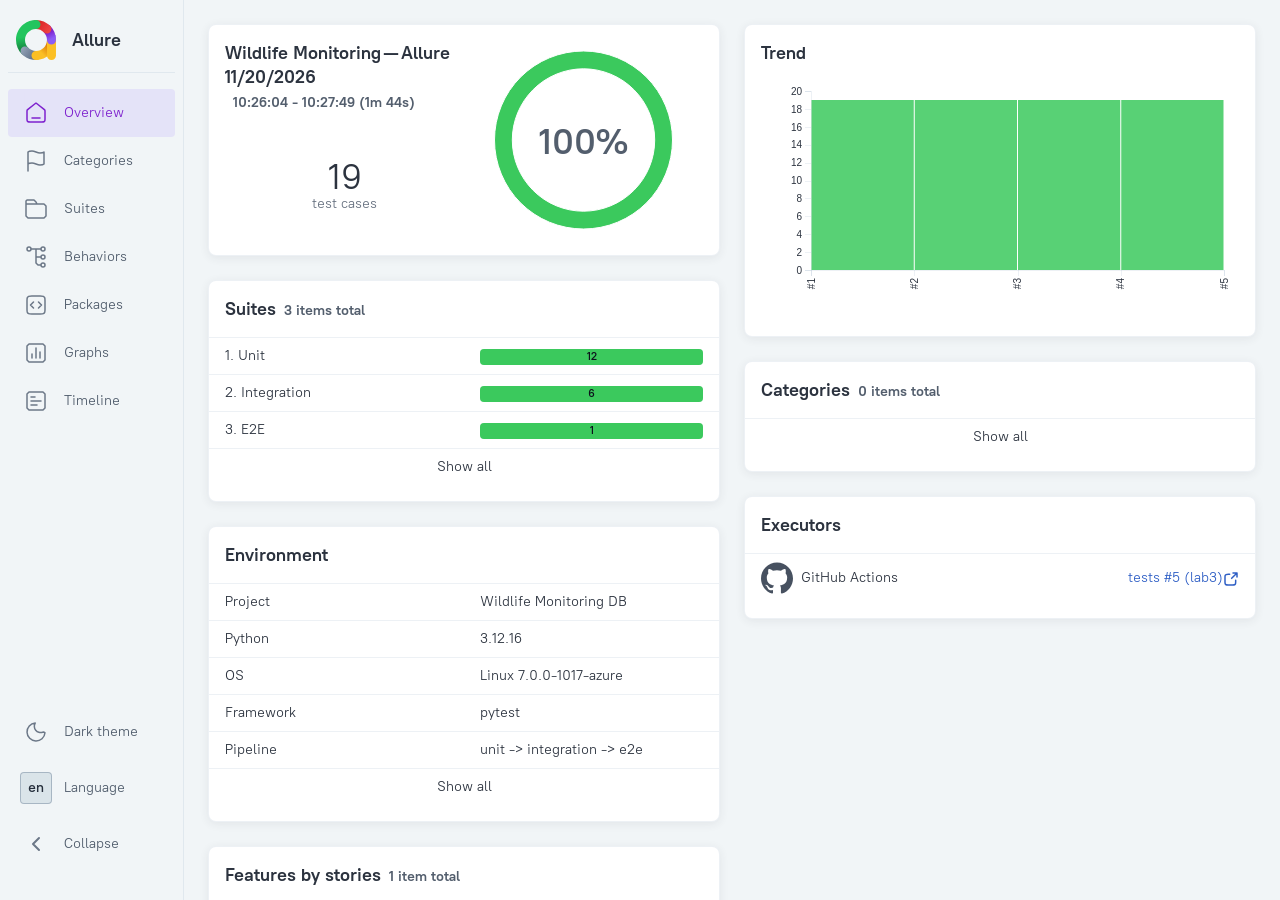
<file: index.html>
<!DOCTYPE html>
<html dir="ltr" lang="en">
<head>
    <meta charset="utf-8">
    <meta name="allure-report-uuid" content="b6f56158-0f7b-48a7-ad15-f2a7e971a025">
    <title>Allure Report</title>
    <link rel="icon" href="assets/favicon-BDLHVmV7.ico">
    <!-- allure-core-head:start -->
    <!-- allure-core-head:end -->
</head>
<body>
    <div id="alert"></div>
    <div id="content">
        <span class="spinner">
            <span class="spinner__circle"></span>
        </span>
    </div>
    <div id="popup"></div>
    <!-- allure-core-body:start -->
    <script>
        window.__allureCoreLoaded = new Promise(function (resolve, reject) {
        window.__allureResolveCoreLoaded = resolve;
        window.__allureRejectCoreLoaded = reject;
    });
    </script>
    <script src="assets/index-CqG5t6J2.js"></script>
    <script>
        if (typeof window.__allureResolveCoreLoaded === "function") {
            window.__allureResolveCoreLoaded([]);
        }
    </script>
    <!-- allure-core-body:end -->
    <script async src="https://www.googletagmanager.com/gtag/js?id=G-FVWC4GKEYS"></script>
    <script>
        window.dataLayer = window.dataLayer || [];
        function gtag(){dataLayer.push(arguments);}
        gtag('js', new Date());
        gtag('config', 'G-FVWC4GKEYS', {
          'allureVersion': '2.46.1',
          'reportUuid': 'b6f56158-0f7b-48a7-ad15-f2a7e971a025',
          'single_file': false
        });
    </script>
</body>
</html>
</file>
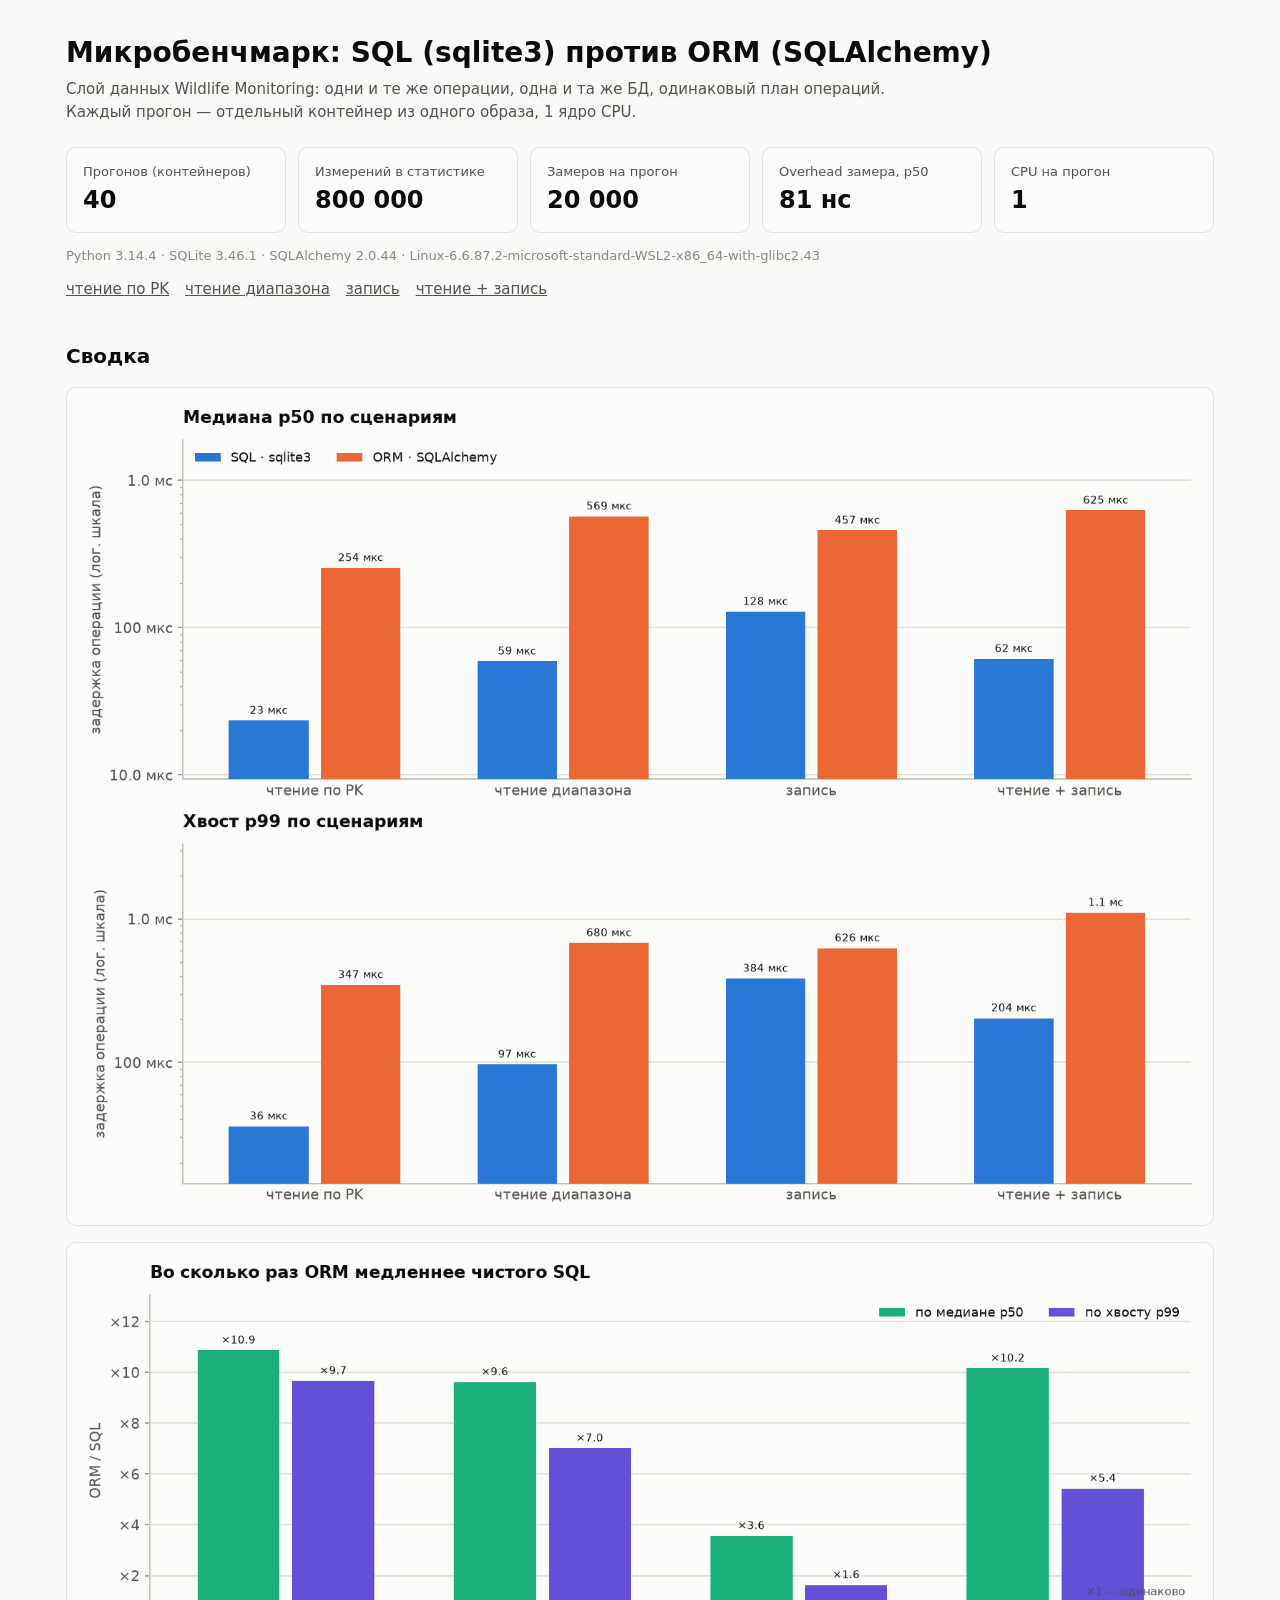
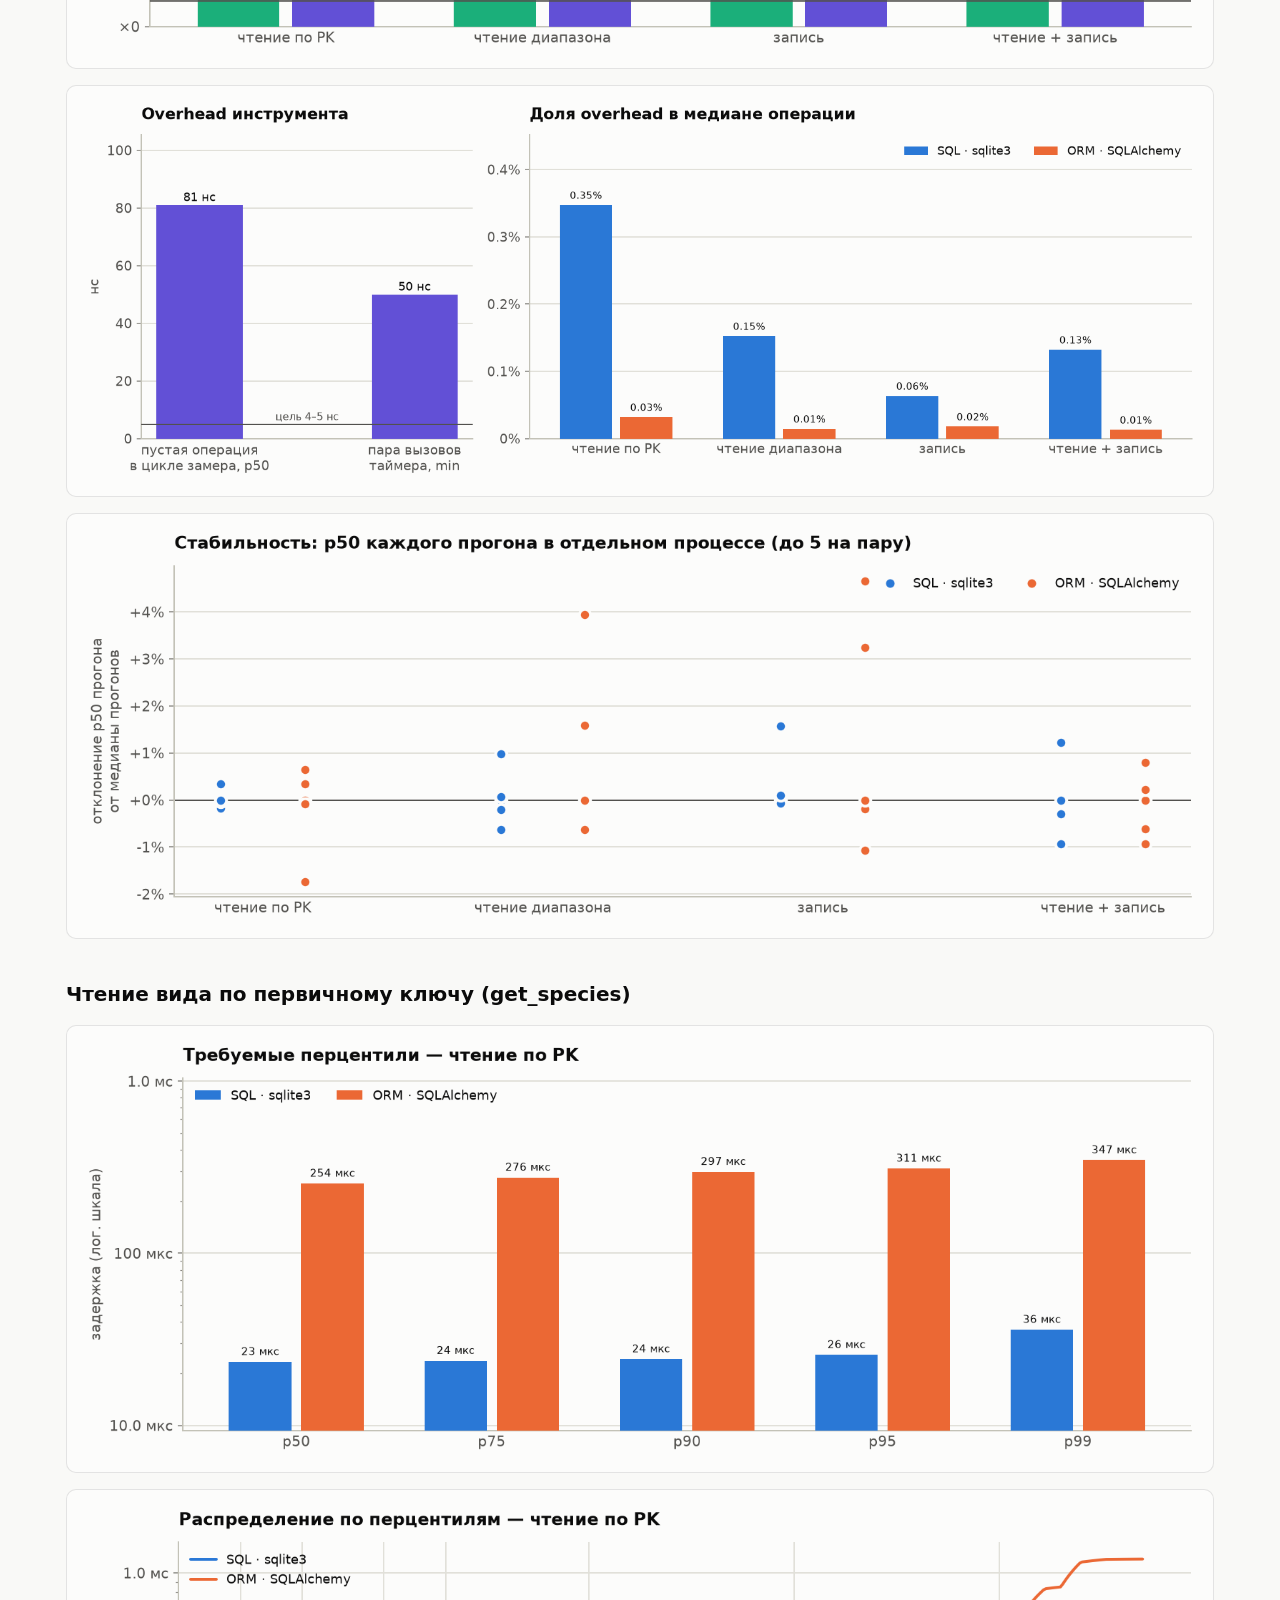
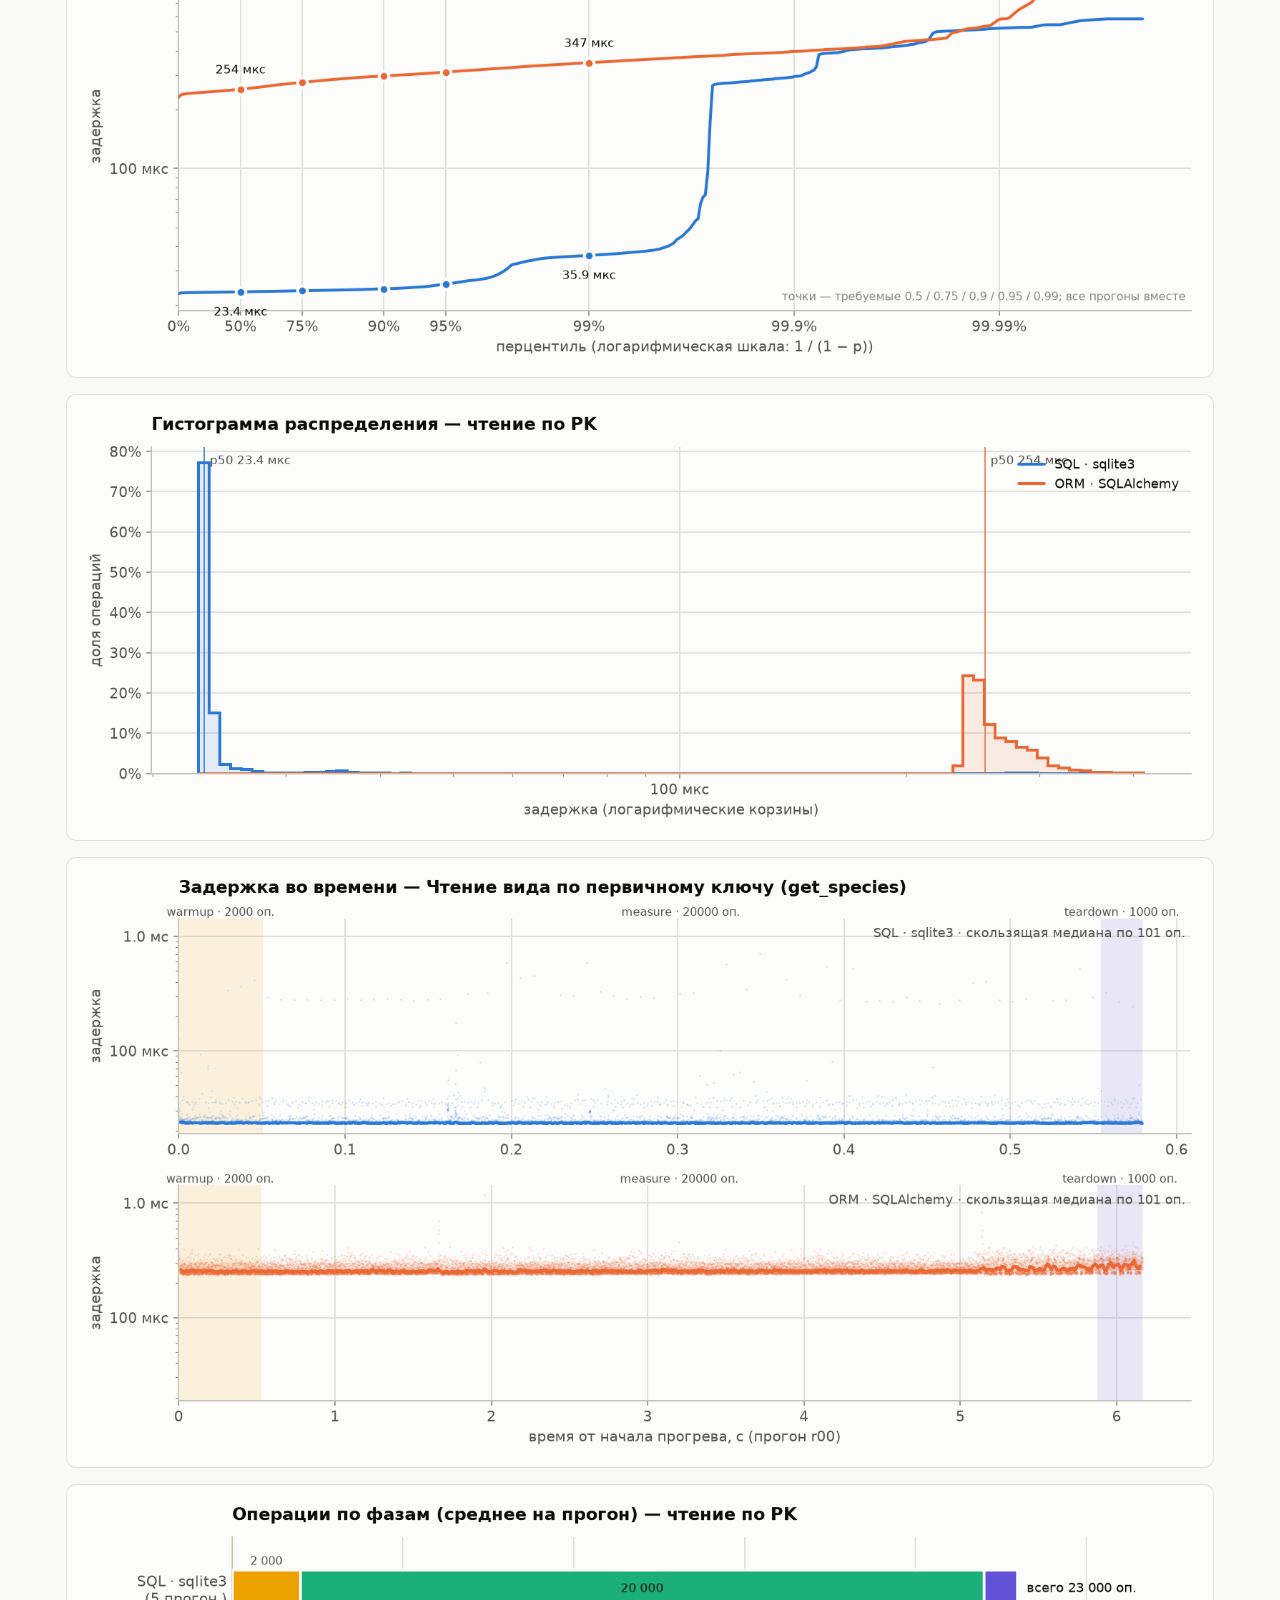
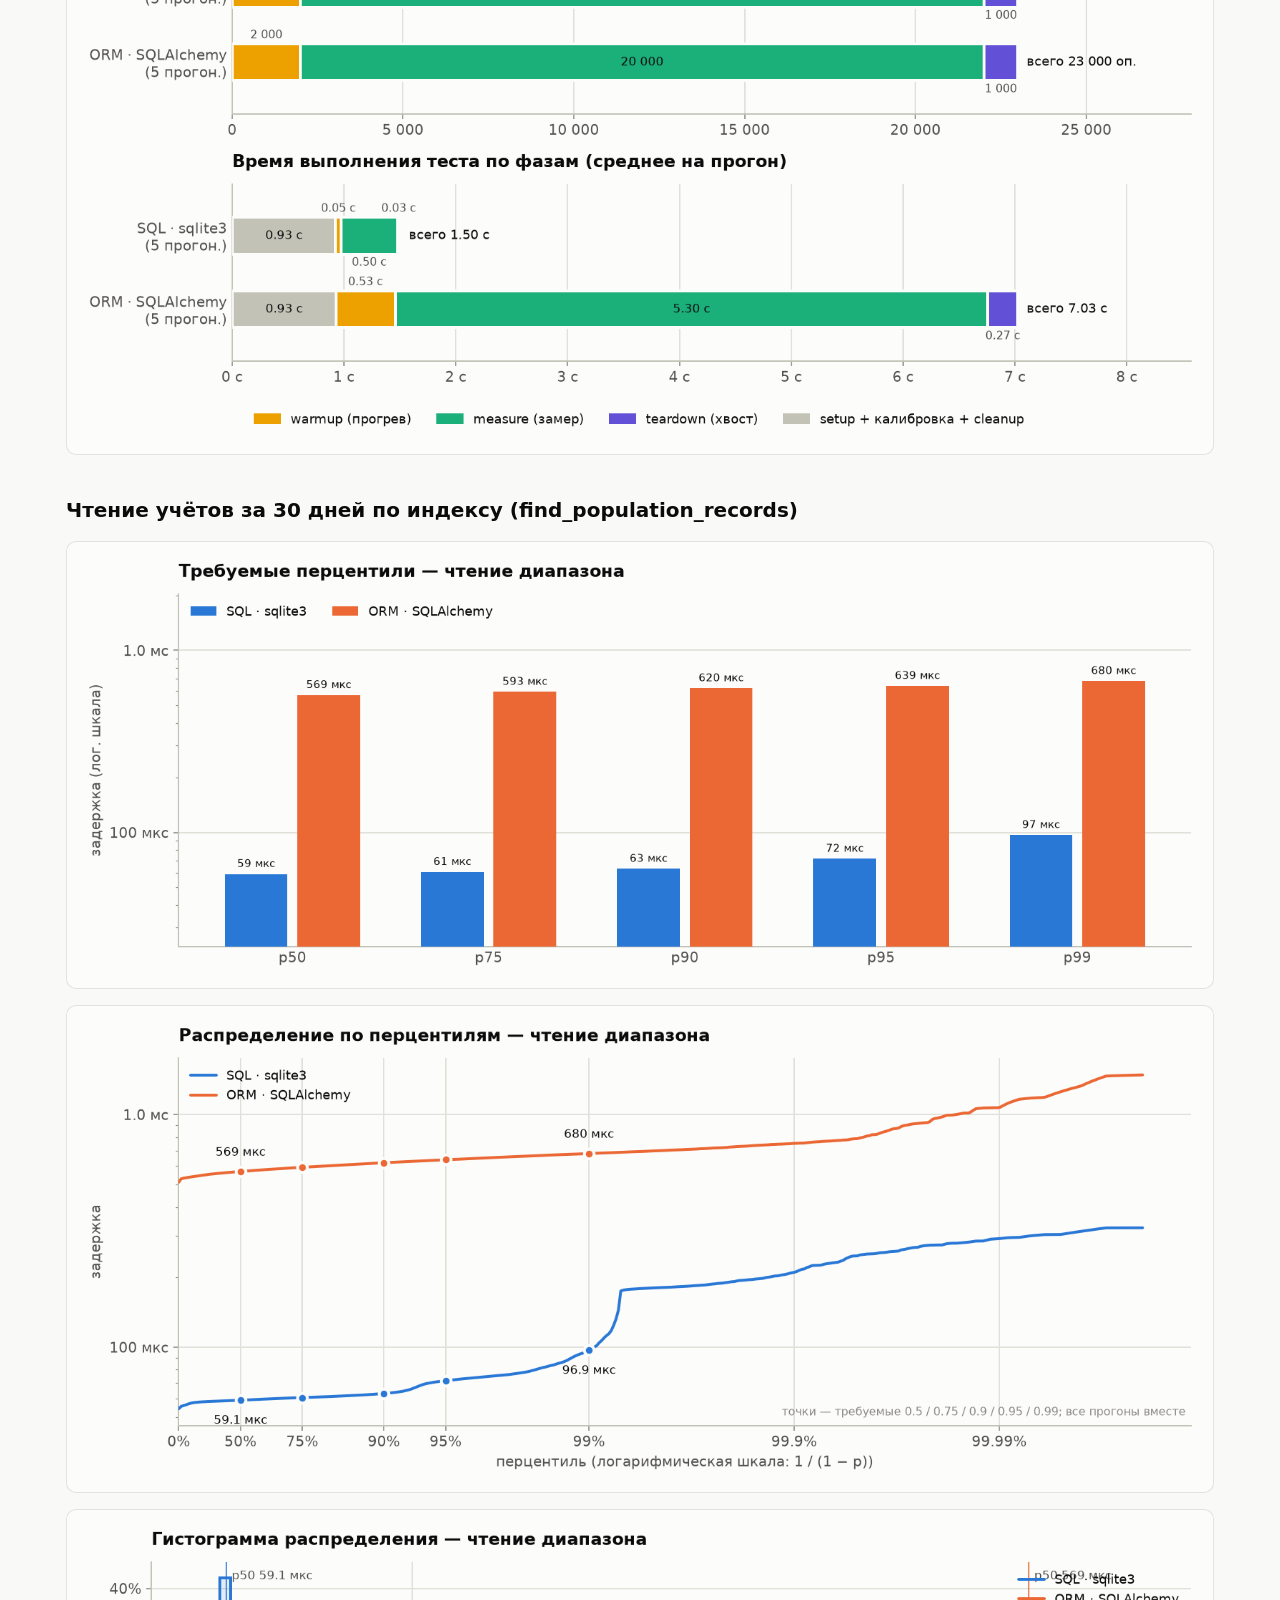
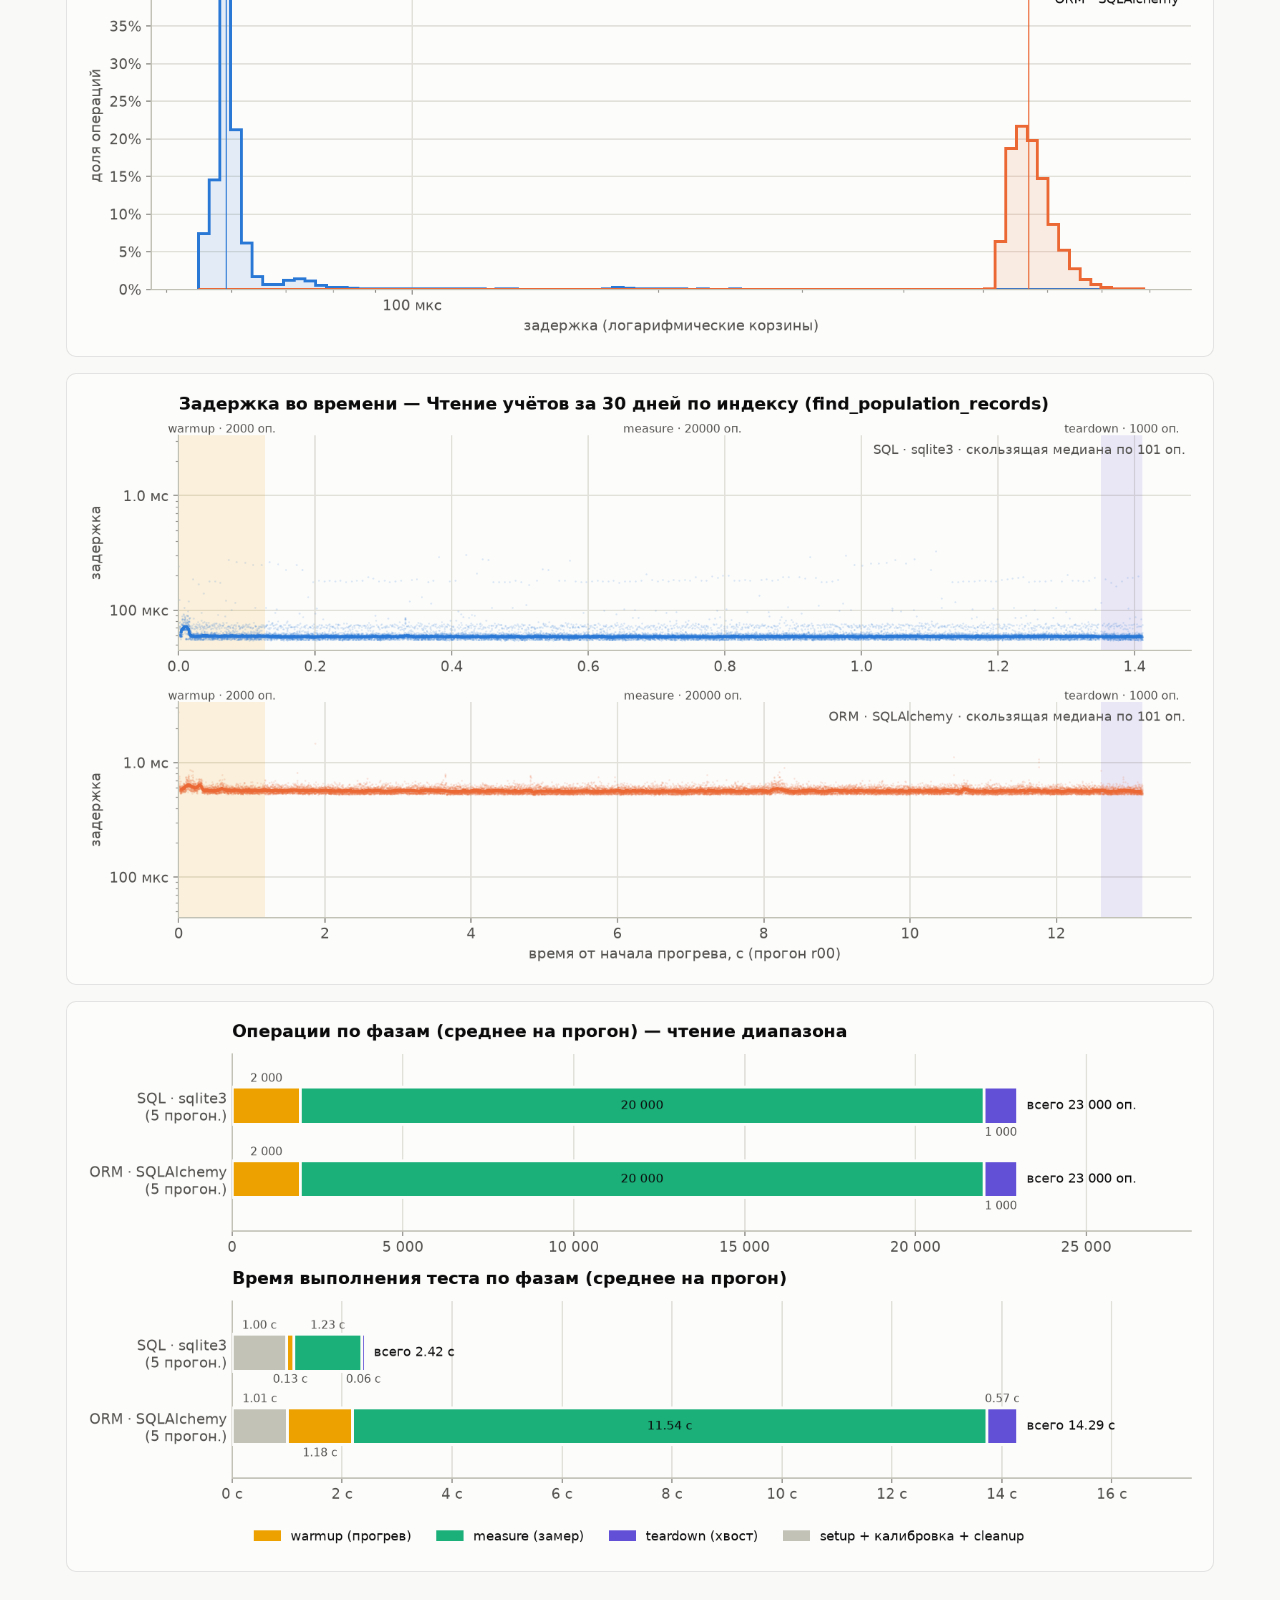
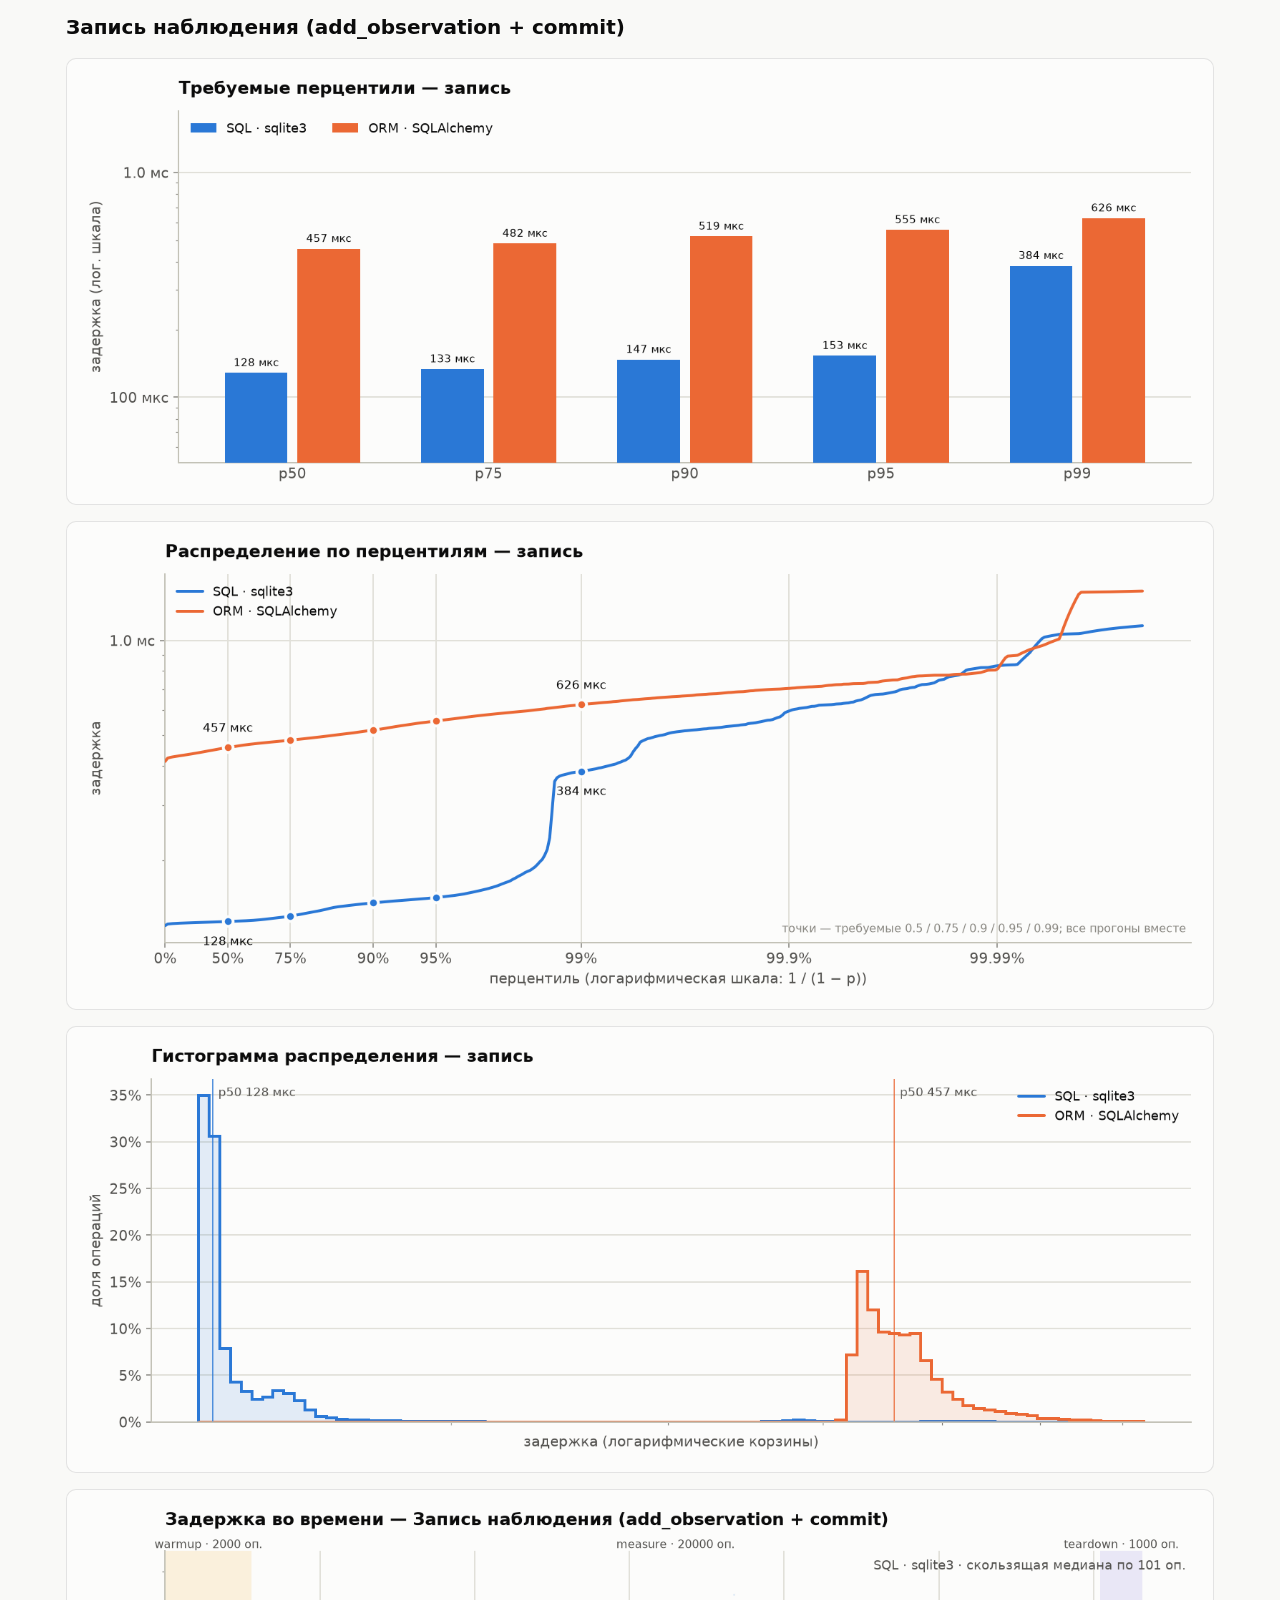
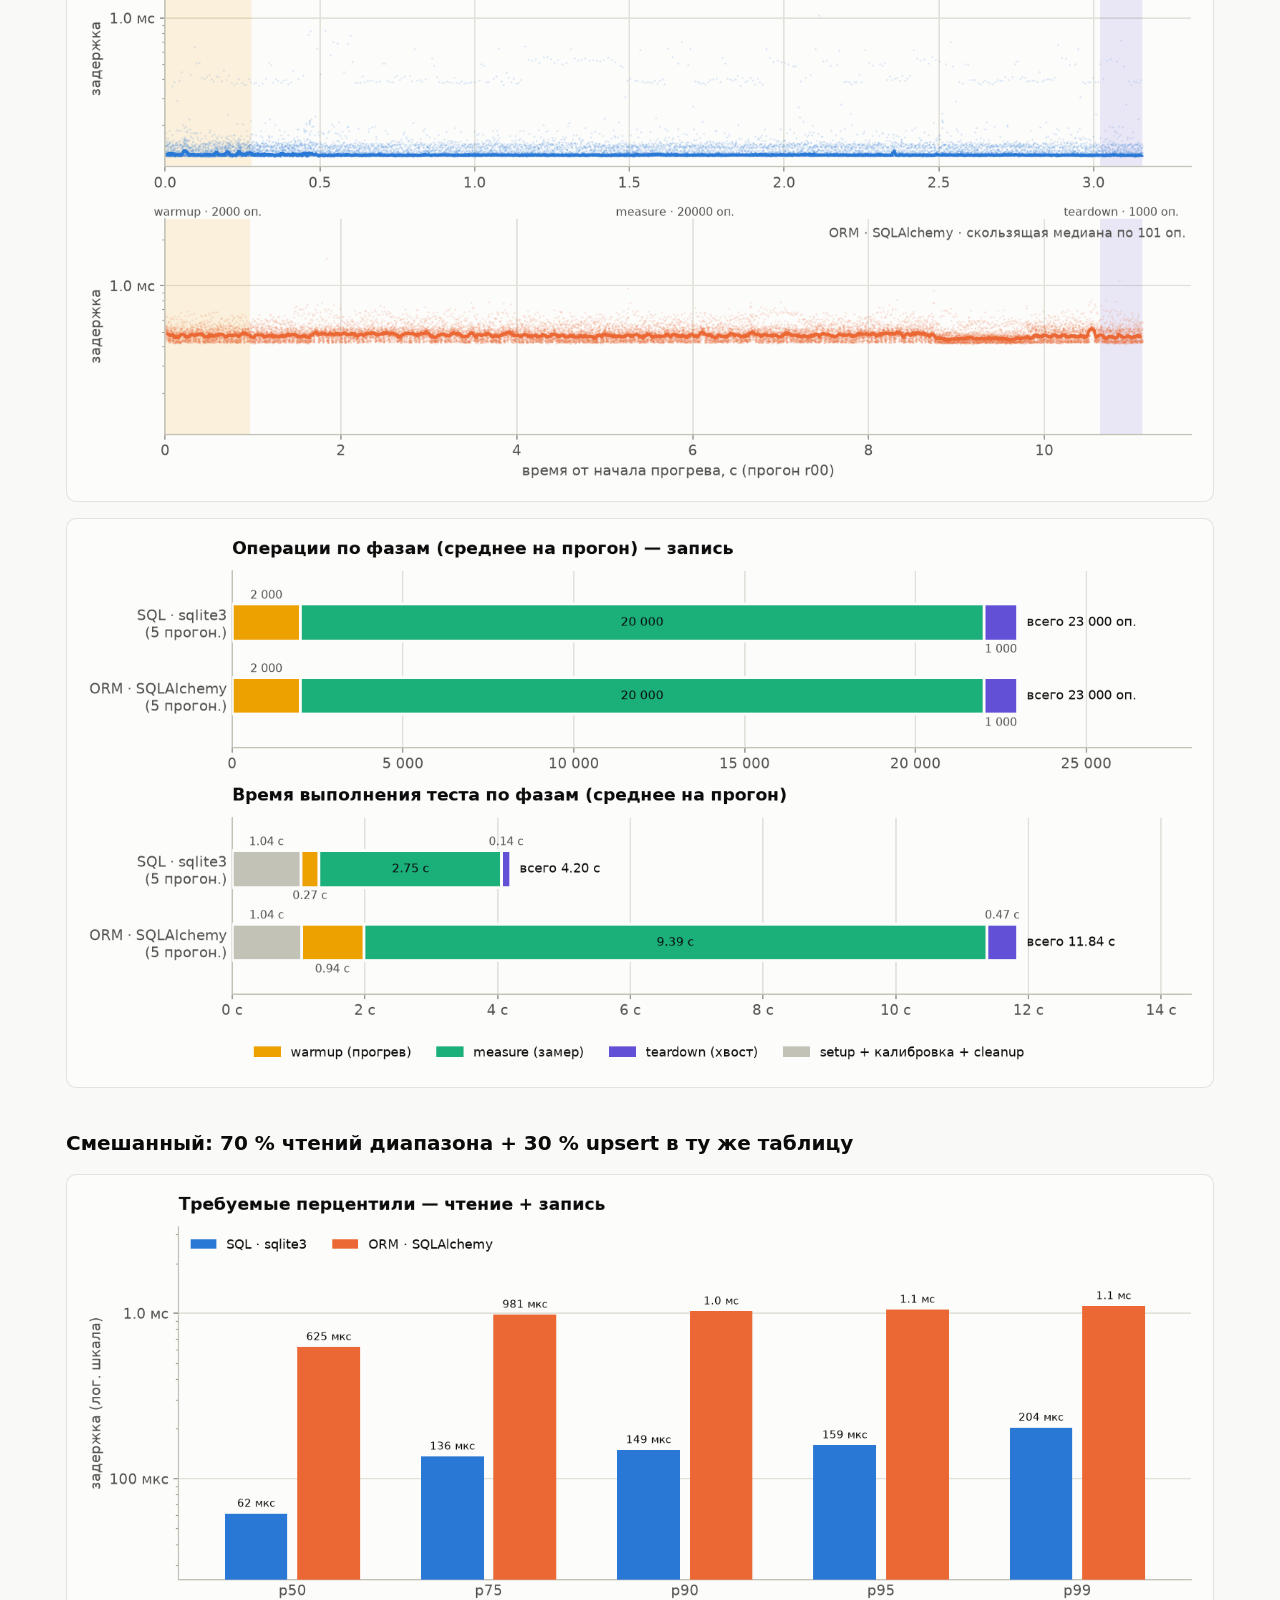
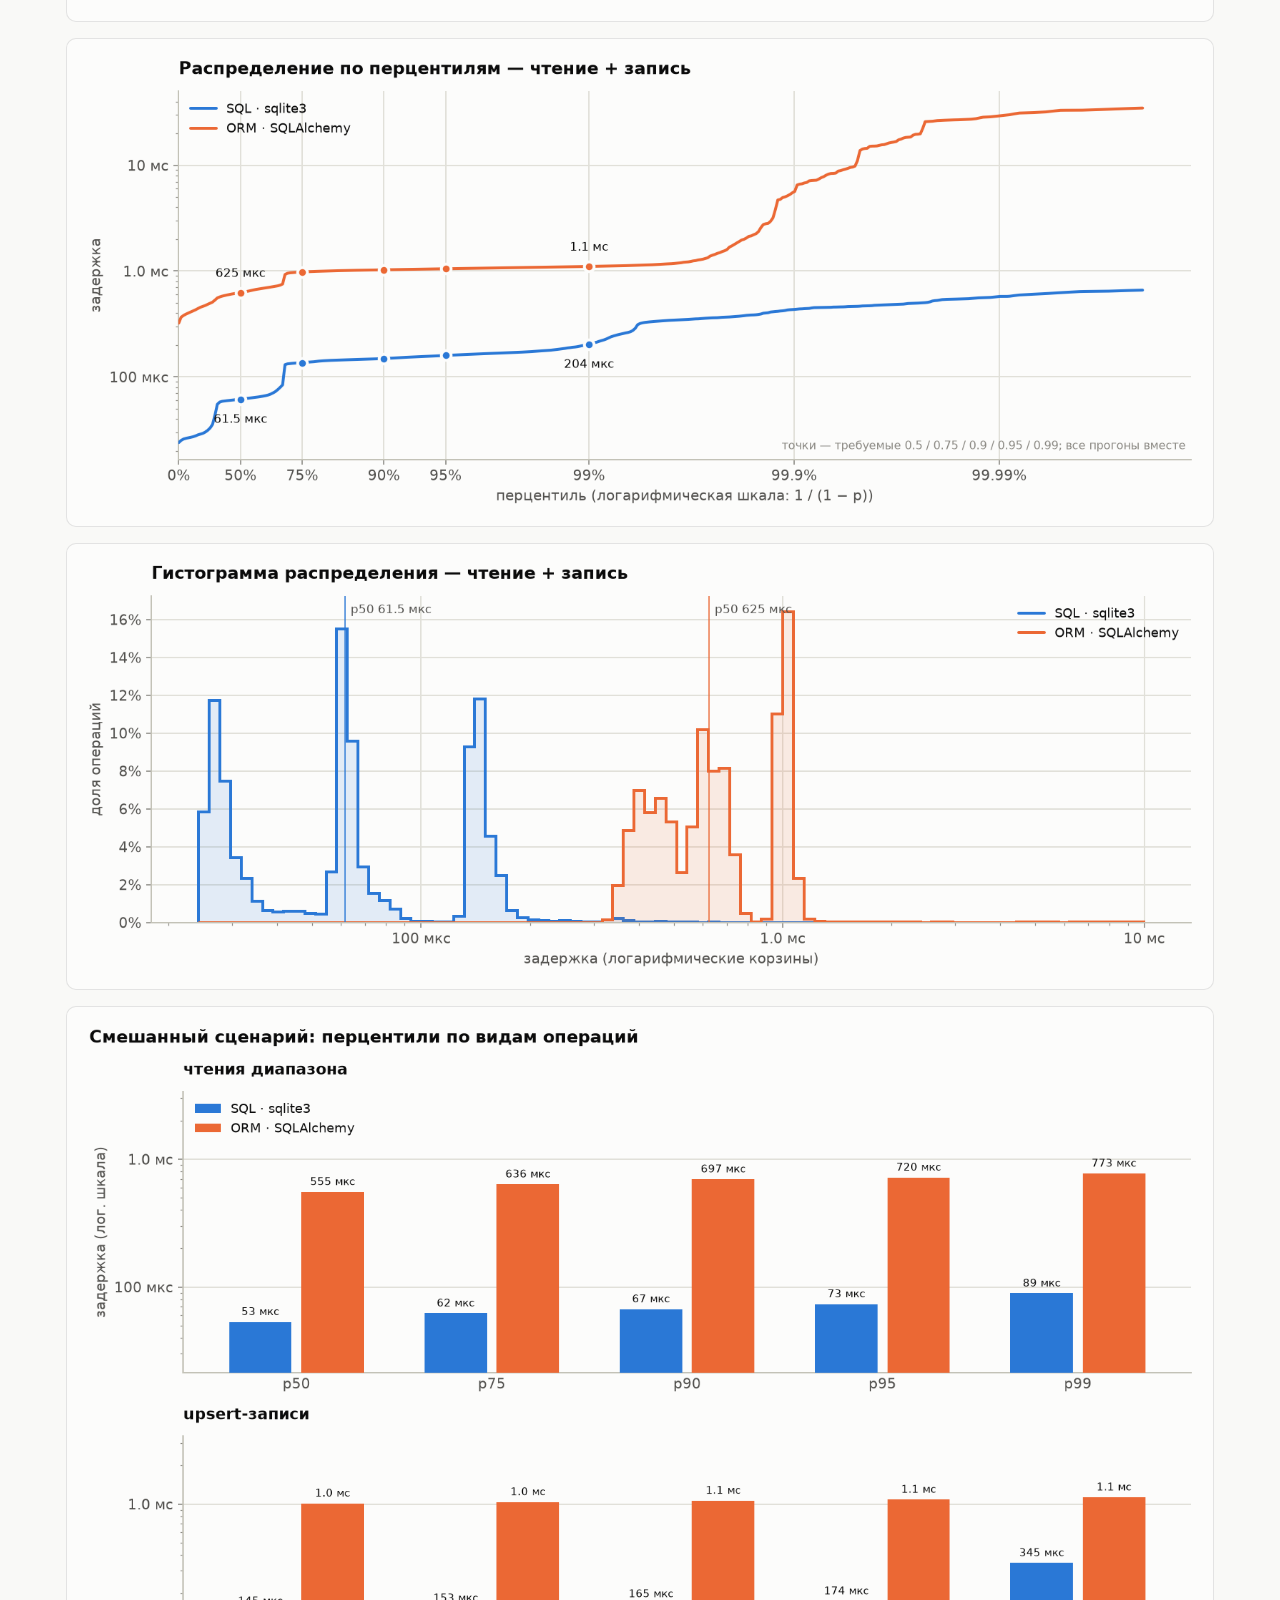
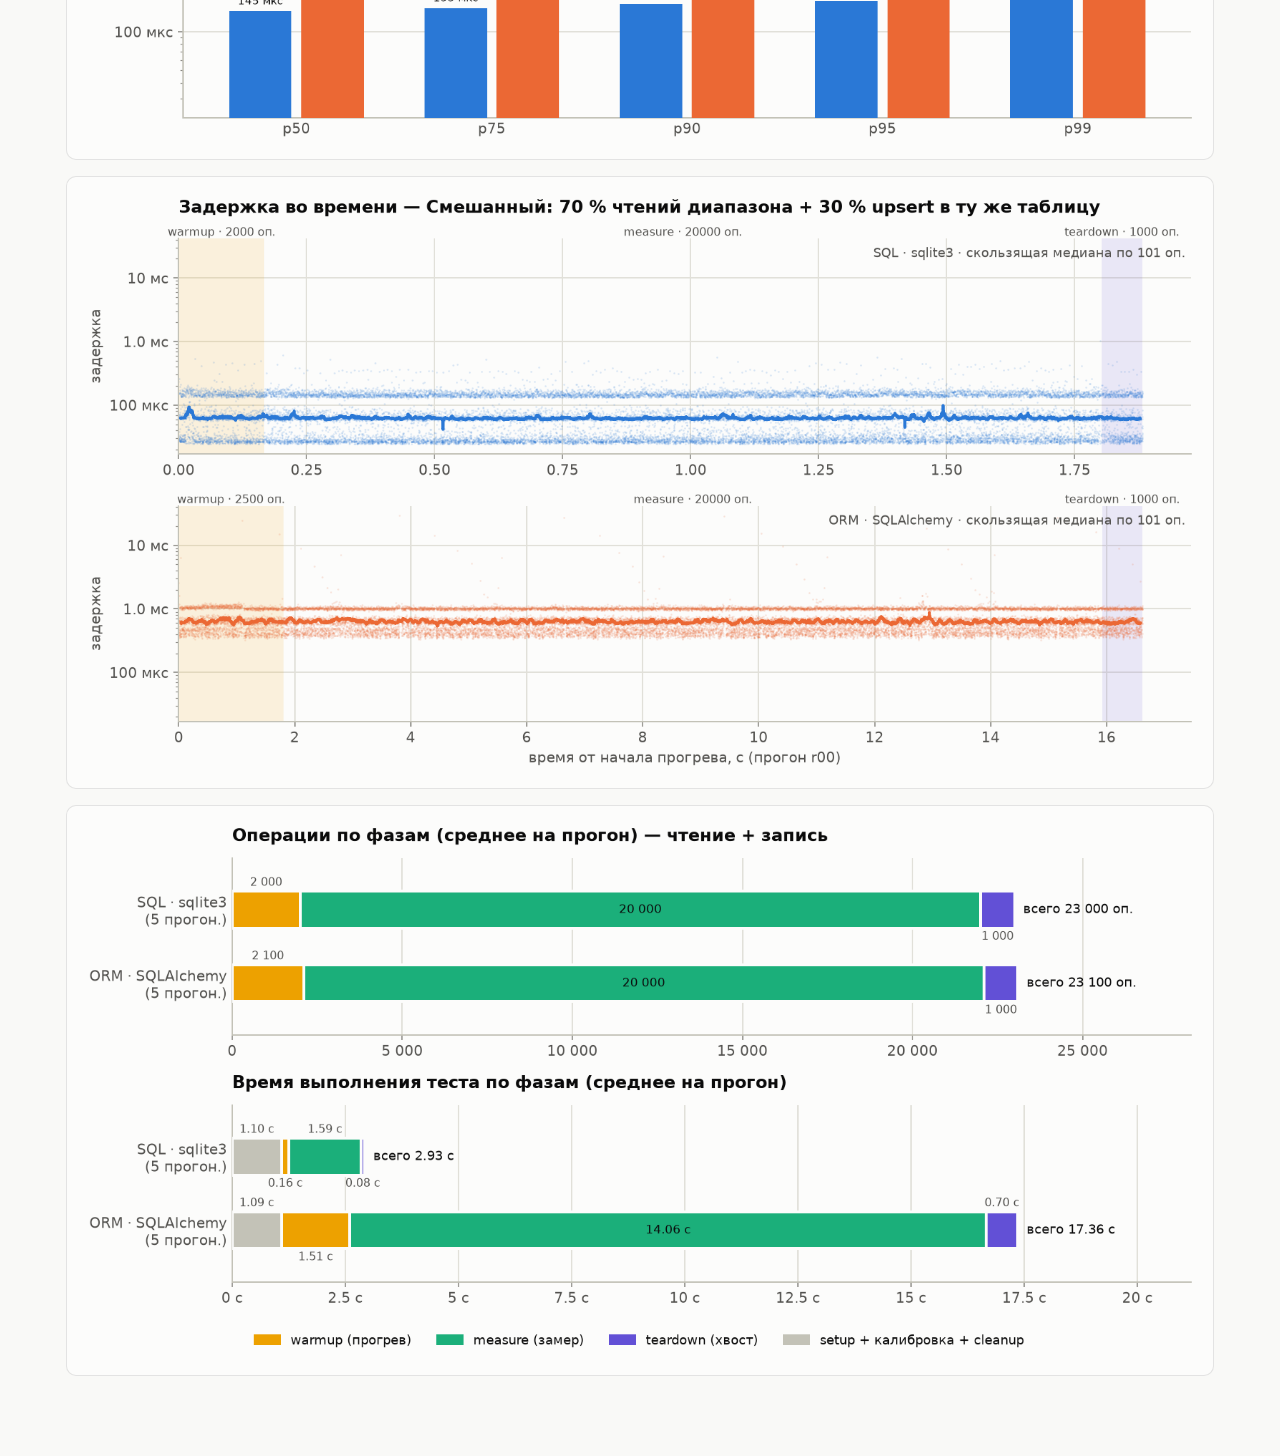
<file: docs/lab3/index.html>
<!doctype html><html lang='ru'><head><meta charset='utf-8'>
<meta name='viewport' content='width=device-width,initial-scale=1'>
<title>ЛР3 — SQL vs ORM</title><style>
:root { --surface:#fcfcfb; --page:#f9f9f7; --ink:#0b0b0b; --ink2:#52514e; --muted:#898781;
        --line:rgba(11,11,11,.10); }
* { box-sizing: border-box; }
body { margin:0; background:var(--page); color:var(--ink);
       font:15px/1.5 system-ui,-apple-system,"Segoe UI",sans-serif; }
main { max-width:1180px; margin:0 auto; padding:32px 16px 64px; }
h1 { font-size:28px; margin:0 0 4px; } h2 { font-size:20px; margin:40px 0 8px; }
p.lead { color:var(--ink2); margin:0 0 24px; max-width:820px; }
.tiles { display:grid; grid-template-columns:repeat(auto-fit,minmax(170px,1fr)); gap:12px; }
.tile { background:var(--surface); border:1px solid var(--line); border-radius:10px; padding:14px 16px; }
.tile .label { color:var(--ink2); font-size:13px; } .tile .value { font-size:24px; font-weight:600; }
figure { margin:16px 0; background:var(--surface); border:1px solid var(--line); border-radius:10px;
         padding:12px; } figure img { width:100%; height:auto; display:block; }
nav a { color:var(--ink2); margin-right:16px; } .env { color:var(--muted); font-size:13px; }
</style></head><body><main>
<h1>Микробенчмарк: SQL (sqlite3) против ORM (SQLAlchemy)</h1>
<p class='lead'>Слой данных Wildlife Monitoring: одни и те же операции, одна и та же БД, одинаковый план операций. Каждый прогон — отдельный контейнер из одного образа, 1 ядро CPU.</p>
<div class='tiles'>
<div class='tile'><div class='label'>Прогонов (контейнеров)</div><div class='value'>40</div></div>
<div class='tile'><div class='label'>Измерений в статистике</div><div class='value'>800 000</div></div>
<div class='tile'><div class='label'>Замеров на прогон</div><div class='value'>20 000</div></div>
<div class='tile'><div class='label'>Overhead замера, p50</div><div class='value'>81 нс</div></div>
<div class='tile'><div class='label'>CPU на прогон</div><div class='value'>1</div></div>
</div>
<p class='env'>Python 3.14.4 · SQLite 3.46.1 · SQLAlchemy 2.0.44 · Linux-6.6.87.2-microsoft-standard-WSL2-x86_64-with-glibc2.43</p>
<nav><a href='#read_by_id'>чтение по PK</a><a href='#read_range'>чтение диапазона</a><a href='#write_insert'>запись</a><a href='#mixed'>чтение + запись</a></nav>
<h2>Сводка</h2>
<figure><img src='overview_latency.png' alt='overview_latency.png'></figure>
<figure><img src='overview_ratio.png' alt='overview_ratio.png'></figure>
<figure><img src='overview_overhead.png' alt='overview_overhead.png'></figure>
<figure><img src='overview_stability.png' alt='overview_stability.png'></figure>
<h2 id='read_by_id'>Чтение вида по первичному ключу (get_species)</h2>
<figure><img src='read_by_id_pbars.png' alt='read_by_id_pbars.png'></figure>
<figure><img src='read_by_id_percentiles.png' alt='read_by_id_percentiles.png'></figure>
<figure><img src='read_by_id_histogram.png' alt='read_by_id_histogram.png'></figure>
<figure><img src='read_by_id_timeline.png' alt='read_by_id_timeline.png'></figure>
<figure><img src='read_by_id_phases.png' alt='read_by_id_phases.png'></figure>
<h2 id='read_range'>Чтение учётов за 30 дней по индексу (find_population_records)</h2>
<figure><img src='read_range_pbars.png' alt='read_range_pbars.png'></figure>
<figure><img src='read_range_percentiles.png' alt='read_range_percentiles.png'></figure>
<figure><img src='read_range_histogram.png' alt='read_range_histogram.png'></figure>
<figure><img src='read_range_timeline.png' alt='read_range_timeline.png'></figure>
<figure><img src='read_range_phases.png' alt='read_range_phases.png'></figure>
<h2 id='write_insert'>Запись наблюдения (add_observation + commit)</h2>
<figure><img src='write_insert_pbars.png' alt='write_insert_pbars.png'></figure>
<figure><img src='write_insert_percentiles.png' alt='write_insert_percentiles.png'></figure>
<figure><img src='write_insert_histogram.png' alt='write_insert_histogram.png'></figure>
<figure><img src='write_insert_timeline.png' alt='write_insert_timeline.png'></figure>
<figure><img src='write_insert_phases.png' alt='write_insert_phases.png'></figure>
<h2 id='mixed'>Смешанный: 70 % чтений диапазона + 30 % upsert в ту же таблицу</h2>
<figure><img src='mixed_pbars.png' alt='mixed_pbars.png'></figure>
<figure><img src='mixed_percentiles.png' alt='mixed_percentiles.png'></figure>
<figure><img src='mixed_histogram.png' alt='mixed_histogram.png'></figure>
<figure><img src='mixed_kinds.png' alt='mixed_kinds.png'></figure>
<figure><img src='mixed_timeline.png' alt='mixed_timeline.png'></figure>
<figure><img src='mixed_phases.png' alt='mixed_phases.png'></figure>
</main></body></html>
</file>
